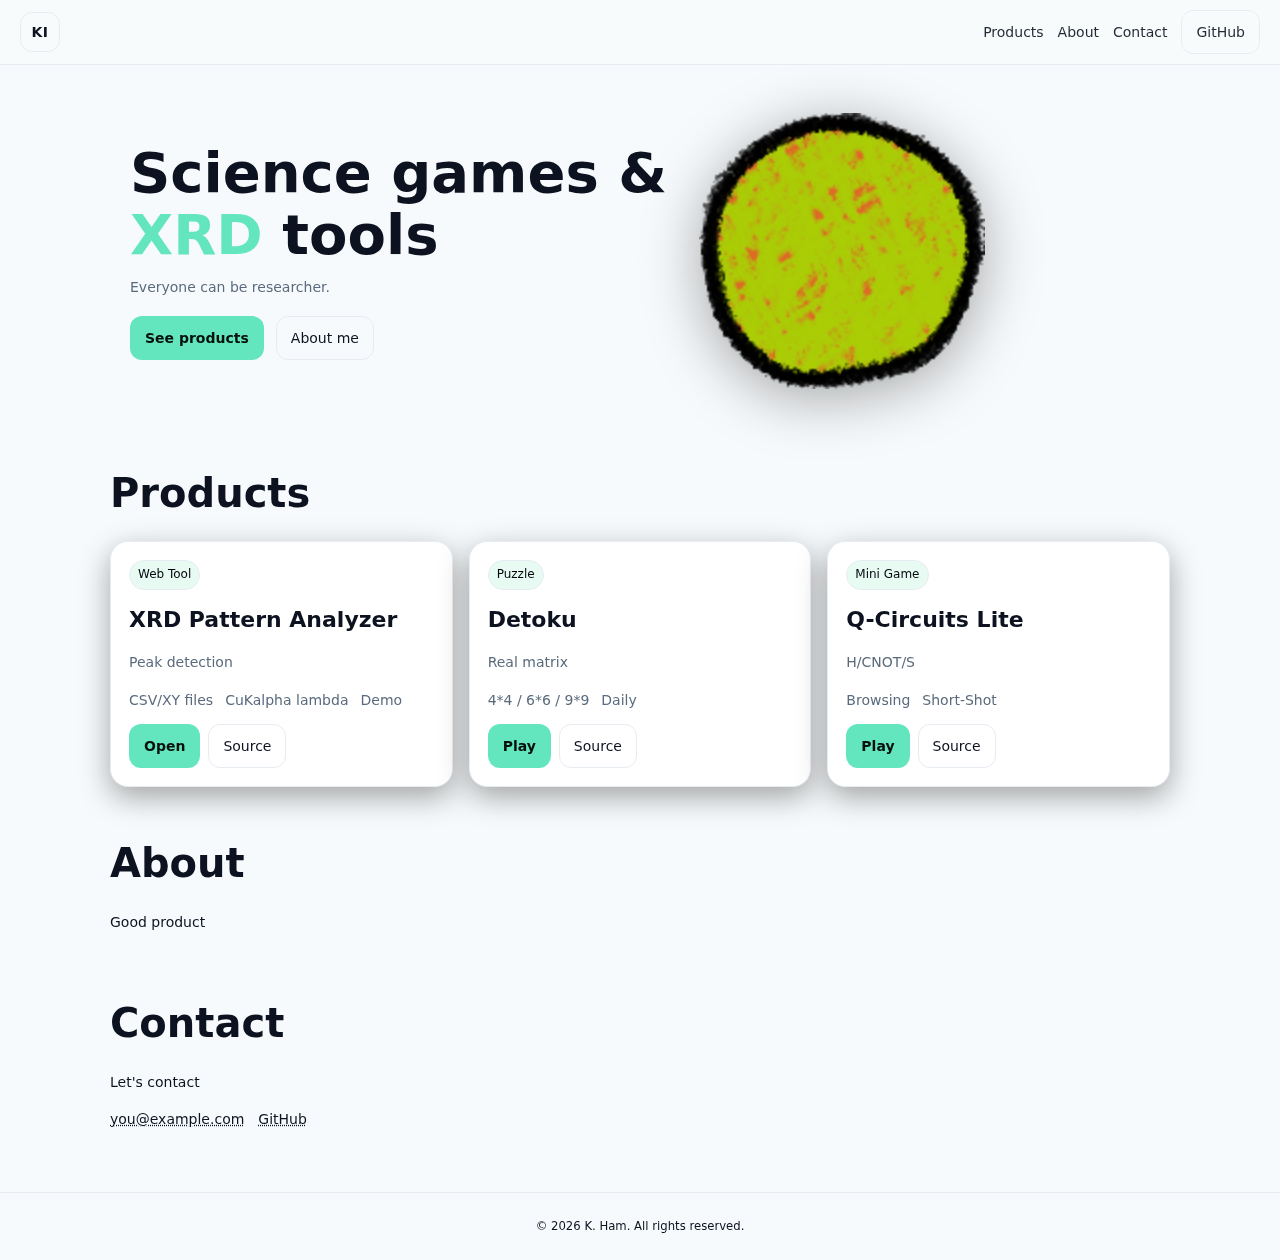
<file: index.html>
<!doctype html>
<html lang="ja">
<head>
  <meta charset="utf-8" />
  <meta name="viewport" content="width=device-width, initial-scale=1" />
  <title>K. Ham — Lab Toys & XRD Tools</title>
  <meta name="description" content="Tool Opener React/Flutter" />

  <!-- OGP / SNS -->
  <meta property="og:title" content="Lab Toys & XRD Tools" />
  <meta property="og:description" content="Scientific games" />
  <meta property="og:type" content="website" />
  <meta property="og:image" content="/assets/og.png" />
  <meta name="twitter:card" content="summary_large_image" />

  <link rel="icon" href="/assets/icon_lime.png" />
  <link rel="preload" href="/assets/icon_red.png" as="image" />
  <link rel="stylesheet" href="styles.css" />
</head>
<body>
  <header class="site-header">
    <a class="brand" href="/">KI</a>
    <nav class="nav">
      <a href="#products">Products</a>
      <a href="#about">About</a>
      <a href="#contact">Contact</a>
      <a class="btn ghost" href="https://github.com/yourname" target="_blank" rel="noreferrer">GitHub</a>
    </nav>
  </header>

  <main>
    <section class="hero">
      <div class="hero-text">
        <h1>Science games & <span class="accent">XRD</span> tools</h1>
        <p>Everyone can be researcher.</p>
        <div class="cta">
          <a class="btn primary" href="#products">See products</a>
          <a class="btn" href="#about">About me</a>
        </div>
      </div>
      <div class="hero-art">
        <img src="/assets/icon_lime.png" alt="Crystal and diffraction" />
      </div>
    </section>

    <section id="products" class="section">
      <h2>Products</h2>
      <div class="grid">
        <!-- 1) XRD解析ツール -->
        <article class="card">
          <div class="card-badge">Web Tool</div>
          <h3>XRD Pattern Analyzer</h3>
          <p>Peak detection</p>
          <ul class="meta">
            <li>CSV/XY files</li><li>CuKalpha lambda</li><li>Demo</li>
          </ul>
          <div class="actions">
            <a class="btn primary" href="/xrd/">Open</a>
            <a class="btn ghost" href="https://github.com/yourname/xrd-tool" target="_blank" rel="noreferrer">Source</a>
          </div>
        </article>

        <!-- 2) 行列×数独（Detoku） -->
        <article class="card">
          <div class="card-badge">Puzzle</div>
          <h3>Detoku</h3>
          <p>Real matrix</p>
          <ul class="meta"><li>4*4 / 6*6 / 9*9</li><li>Daily</li></ul>
          <div class="actions">
            <a class="btn primary" href="/detoku/">Play</a>
            <a class="btn ghost" href="https://github.com/yourname/detoku" target="_blank" rel="noreferrer">Source</a>
          </div>
        </article>

        <!-- 3) Quantum -->
        <article class="card">
          <div class="card-badge">Mini Game</div>
          <h3>Q-Circuits Lite</h3>
          <p>H/CNOT/S</p>
          <ul class="meta"><li>Browsing</li><li>Short-Shot</li></ul>
          <div class="actions">
            <a class="btn primary" href="/q-lite/">Play</a>
            <a class="btn ghost" href="https://github.com/yourname/q-lite" target="_blank" rel="noreferrer">Source</a>
          </div>
        </article>
      </div>
    </section>

    <section id="about" class="section">
      <h2>About</h2>
      <p>Good product</p>
    </section>

    <section id="contact" class="section">
      <h2>Contact</h2>
      <p>Let's contact</p>
      <ul class="links">
        <li><a href="mailto:you@example.com">you@example.com</a></li>
        <li><a href="https://github.com/yourname" target="_blank" rel="noreferrer">GitHub</a></li>
      </ul>
    </section>
  </main>

  <footer class="site-footer">
    <small>© <span id="y"></span> K. Ham. All rights reserved.</small>
  </footer>

  <script>
    document.getElementById('y').textContent = new Date().getFullYear();
  </script>
</body>
</html>
</file>
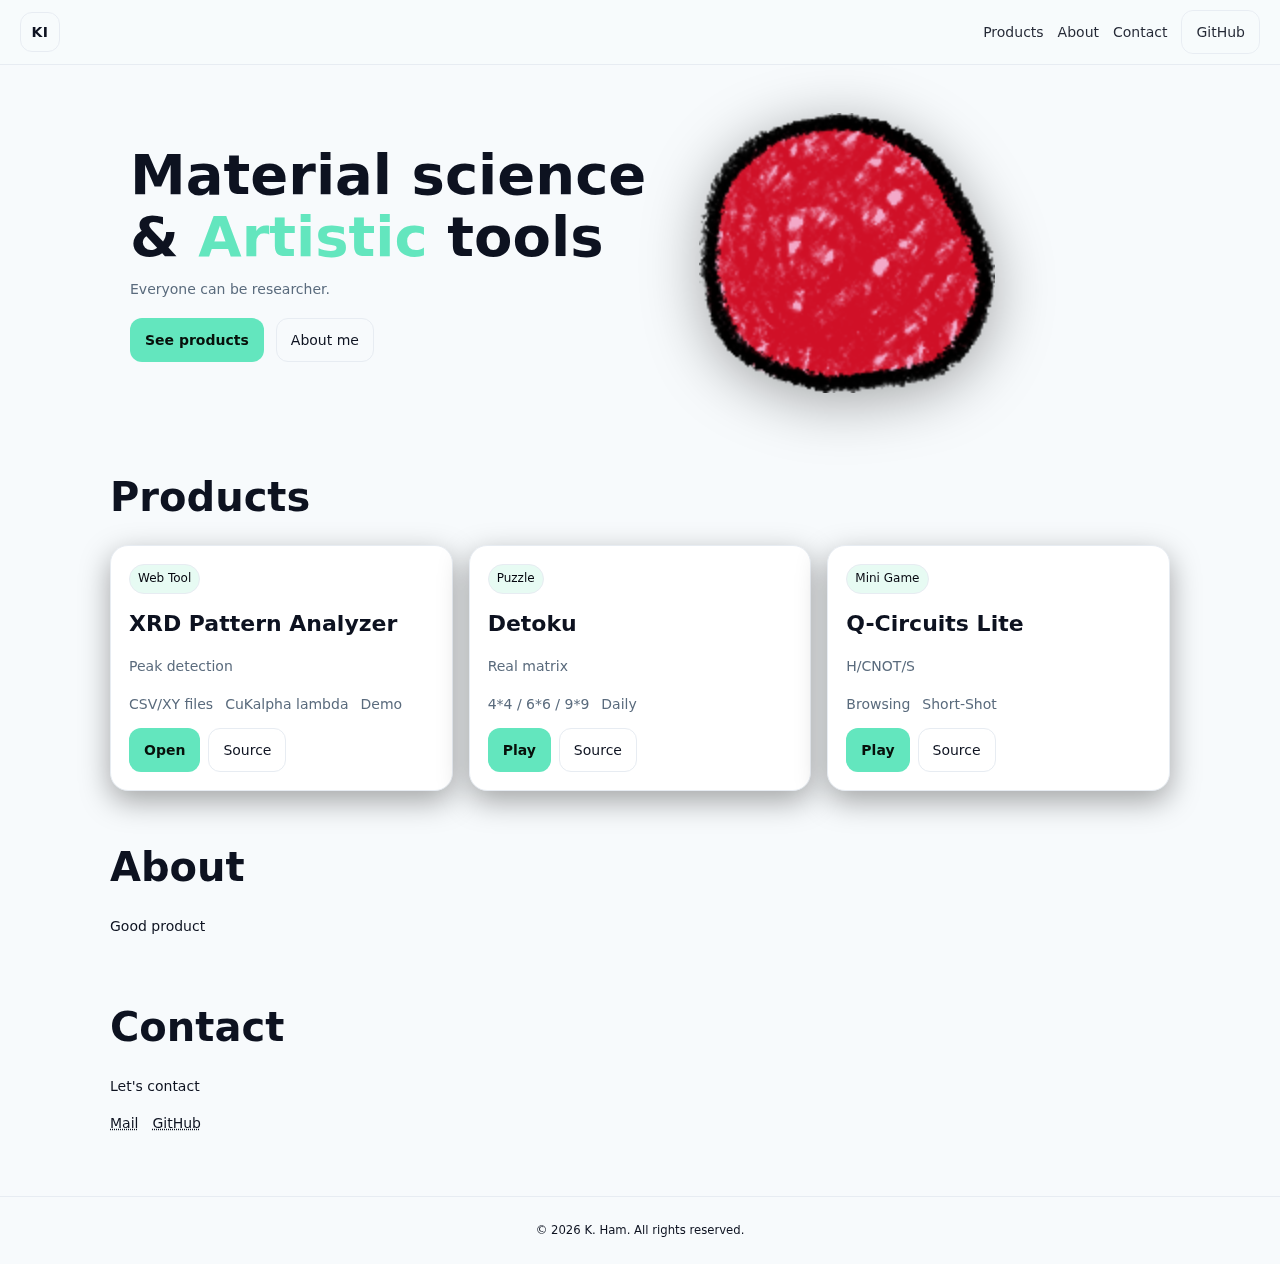
<file: Archives/20251001_020606/index.html>
<!doctype html>
<html lang="ja">
<head>
  <meta charset="utf-8" />
  <meta name="viewport" content="width=device-width, initial-scale=1" />
  <title>K. Ham — Lab Toys & XRD Tools</title>
  <meta name="description" content="Tool Opener React/Flutter" />

  <!-- OGP / SNS -->
  <meta property="og:title" content="Lab Toys & XRD Tools" />
  <meta property="og:description" content="Scientific games" />
  <meta property="og:type" content="website" />
  <meta property="og:image" content="/assets/og.png" />
  <meta name="twitter:card" content="summary_large_image" />

  <link rel="icon" href="/assets/icon_lime.png" />
  <link rel="preload" href="/assets/icon_red.png" as="image" />
  <link rel="stylesheet" href="styles.css" />
</head>
<body>
  <header class="site-header">
    <a class="brand" href="/">KI</a>
    <nav class="nav">
      <a href="#products">Products</a>
      <a href="#about">About</a>
      <a href="#contact">Contact</a>
      <a class="btn ghost" href="https://github.com/hamalfi-jp" target="_blank" rel="noreferrer">GitHub</a>
    </nav>
  </header>

  <main>
    <section class="hero">
      <div class="hero-text">
        <h1>Material science & <span class="accent">Artistic</span> tools</h1>
        <p>Everyone can be researcher.</p>
        <div class="cta">
          <a class="btn primary" href="#products">See products</a>
          <a class="btn" href="#about">About me</a>
        </div>
      </div>
      <div class="hero-art">
        <img src="/assets/icon_red.png" alt="Crystal and diffraction" />
      </div>
    </section>

    <section id="products" class="section">
      <h2>Products</h2>
      <div class="grid">
        <!-- 1) XRD解析ツール -->
        <article class="card">
          <div class="card-badge">Web Tool</div>
          <h3>XRD Pattern Analyzer</h3>
          <p>Peak detection</p>
          <ul class="meta">
            <li>CSV/XY files</li><li>CuKalpha lambda</li><li>Demo</li>
          </ul>
          <div class="actions">
            <a class="btn primary" href="/xrd/">Open</a>
            <a class="btn ghost" href="https://github.com/hamalfi-jp" target="_blank" rel="noreferrer">Source</a>
          </div>
        </article>

        <!-- 2) Matrix Sudoku -->
        <article class="card">
          <div class="card-badge">Puzzle</div>
          <h3>Detoku</h3>
          <p>Real matrix</p>
          <ul class="meta"><li>4*4 / 6*6 / 9*9</li><li>Daily</li></ul>
          <div class="actions">
            <a class="btn primary" href="/detoku/">Play</a>
            <a class="btn ghost" href="https://github.com/hamalfi-jp" target="_blank" rel="noreferrer">Source</a>
          </div>
        </article>

        <!-- 3) Quantum -->
        <article class="card">
          <div class="card-badge">Mini Game</div>
          <h3>Q-Circuits Lite</h3>
          <p>H/CNOT/S</p>
          <ul class="meta"><li>Browsing</li><li>Short-Shot</li></ul>
          <div class="actions">
            <a class="btn primary" href="/q-lite/">Play</a>
            <a class="btn ghost" href="https://github.com/hamalfi-jp" target="_blank" rel="noreferrer">Source</a>
          </div>
        </article>
      </div>
    </section>

    <section id="about" class="section">
      <h2>About</h2>
      <p>Good product</p>
    </section>

    <section id="contact" class="section">
      <h2>Contact</h2>
      <p>Let's contact</p>
      <ul class="links">
        <li><a href="hamalfi.jp@gmail.com">Mail</a></li>
        <li><a href="https://github.com/hamalfi-jp/nothingham.pub" target="_blank" rel="noreferrer">GitHub</a></li>
      </ul>
    </section>
  </main>

  <footer class="site-footer">
    <small>© <span id="y"></span> K. Ham. All rights reserved.</small>
  </footer>

  <script>
    document.getElementById('y').textContent = new Date().getFullYear();
  </script>
</body>
</html>
</file>
<file: styles.css>
:root{
  --bg: #0b0c10;
  --fg: #e9eef3;
  --muted:#a8b3c1;
  --accent:#63e6be;
  --card:#11131a;
  --border:#222533;
  --shadow: 0 10px 30px rgba(0,0,0,.35);
  --radius: 18px;
  --maxw: 1100px;
  --step-0: clamp(14px, .9vw, 16px);
  --step-1: clamp(18px, 2.4vw, 28px);
  --step-2: clamp(24px, 3.5vw, 40px);
  --step-3: clamp(30px, 5vw, 56px);
}

@media (prefers-color-scheme: light){
  :root{ --bg:#f7fafc; --fg:#0d1220; --muted:#5a6b7d; --card:#ffffff; --border:#e7ecf2; }
}

*{ box-sizing:border-box }
html,body{ margin:0; padding:0; background:var(--bg); color:var(--fg); font: 400 var(--step-0)/1.6 ui-sans-serif, system-ui, -apple-system, Segoe UI, Roboto, Helvetica, Arial; }
img{ max-width:100%; height:auto; display:block }
a{ color:inherit; text-decoration:none }
main{ width:min(100%, var(--maxw)); margin:0 auto; padding: 0 20px }

.site-header{
  position:sticky; top:0; z-index:50; backdrop-filter:saturate(140%) blur(8px);
  background: color-mix(in oklab, var(--bg) 85%, transparent);
  border-bottom:1px solid var(--border);
  display:flex; align-items:center; justify-content:space-between;
  padding:10px 20px;
}
.brand{ font-weight:800; letter-spacing:.5px; display:inline-grid; place-items:center; width:40px; height:40px; border:1px solid var(--border); border-radius:12px }
.nav{ display:flex; gap:14px; align-items:center }
.nav a{ opacity:.9 }
.nav a:hover{ opacity:1 }

.btn{ display:inline-block; padding:10px 14px; border-radius:12px; border:1px solid var(--border); background:transparent; transition:.2s transform }
.btn:hover{ transform:translateY(-1px) }
.btn.primary{ background:var(--accent); color:#07110b; border-color:transparent; font-weight:700 }
.btn.ghost{ background:transparent }

.hero{ display:grid; grid-template-columns:1.2fr 1fr; gap:28px; padding:48px 20px 36px; align-items:center }
.hero-text h1{ font-size:var(--step-3); line-height:1.1; margin:0 0 10px }
.hero-text p{ color:var(--muted); margin:0 0 18px }
.accent{ color:var(--accent) }
.cta{ display:flex; gap:12px; flex-wrap:wrap }
.hero-art{ filter: drop-shadow(var(--shadow)); border-radius:16px; overflow:hidden }
@media (max-width:900px){ .hero{ grid-template-columns:1fr } }

.section{ padding:36px 0 8px }
.section h2{ font-size:var(--step-2); margin:0 0 16px }

.grid{
  display:grid;
  grid-template-columns: repeat(3, 1fr);
  gap:16px;
}
@media (max-width:1000px){ .grid{ grid-template-columns: repeat(2,1fr) } }
@media (max-width:640px){ .grid{ grid-template-columns: 1fr } }

.card{
  background:var(--card); border:1px solid var(--border); border-radius:var(--radius);
  padding:18px; box-shadow:var(--shadow); display:flex; flex-direction:column; gap:8px; min-height:220px
}
.card h3{ margin:4px 0 6px; font-size: clamp(18px, 2vw, 22px) }
.card p{ color:var(--muted); margin:0 }
.card .meta{ display:flex; flex-wrap:wrap; gap:6px 12px; padding:0; margin:8px 0 4px; list-style:none; color:var(--muted) }
.card .actions{ margin-top:auto; display:flex; gap:8px; flex-wrap:wrap }
.card-badge{
  align-self:flex-start; font-size:12px; padding:4px 8px; border-radius:999px;
  border:1px solid var(--border); background: color-mix(in oklab, var(--accent) 18%, var(--card));
  color: color-mix(in oklab, #000 30%, var(--fg));
}

.links{ list-style:none; padding:0; display:flex; gap:14px; flex-wrap:wrap }
.links a{ text-decoration:underline dotted }

.site-footer{
  width:100%; border-top:1px solid var(--border); padding:24px 20px; display:flex; justify-content:center; margin-top:40px
}
</file>
<file: Archives/20251001_020606/styles.css>
:root{
  --bg: #0b0c10;
  --fg: #e9eef3;
  --muted:#a8b3c1;
  --accent:#63e6be;
  --card:#11131a;
  --border:#222533;
  --shadow: 0 10px 30px rgba(0,0,0,.35);
  --radius: 18px;
  --maxw: 1100px;
  --step-0: clamp(14px, .9vw, 16px);
  --step-1: clamp(18px, 2.4vw, 28px);
  --step-2: clamp(24px, 3.5vw, 40px);
  --step-3: clamp(30px, 5vw, 56px);
}

@media (prefers-color-scheme: light){
  :root{ --bg:#f7fafc; --fg:#0d1220; --muted:#5a6b7d; --card:#ffffff; --border:#e7ecf2; }
}

*{ box-sizing:border-box }
html,body{ margin:0; padding:0; background:var(--bg); color:var(--fg); font: 400 var(--step-0)/1.6 ui-sans-serif, system-ui, -apple-system, Segoe UI, Roboto, Helvetica, Arial; }
img{ max-width:100%; height:auto; display:block }
a{ color:inherit; text-decoration:none }
main{ width:min(100%, var(--maxw)); margin:0 auto; padding: 0 20px }

.site-header{
  position:sticky; top:0; z-index:50; backdrop-filter:saturate(140%) blur(8px);
  background: color-mix(in oklab, var(--bg) 85%, transparent);
  border-bottom:1px solid var(--border);
  display:flex; align-items:center; justify-content:space-between;
  padding:10px 20px;
}
.brand{ font-weight:800; letter-spacing:.5px; display:inline-grid; place-items:center; width:40px; height:40px; border:1px solid var(--border); border-radius:12px }
.nav{ display:flex; gap:14px; align-items:center }
.nav a{ opacity:.9 }
.nav a:hover{ opacity:1 }

.btn{ display:inline-block; padding:10px 14px; border-radius:12px; border:1px solid var(--border); background:transparent; transition:.2s transform }
.btn:hover{ transform:translateY(-1px) }
.btn.primary{ background:var(--accent); color:#07110b; border-color:transparent; font-weight:700 }
.btn.ghost{ background:transparent }

.hero{ display:grid; grid-template-columns:1.2fr 1fr; gap:28px; padding:48px 20px 36px; align-items:center }
.hero-text h1{ font-size:var(--step-3); line-height:1.1; margin:0 0 10px }
.hero-text p{ color:var(--muted); margin:0 0 18px }
.accent{ color:var(--accent) }
.cta{ display:flex; gap:12px; flex-wrap:wrap }
.hero-art{ filter: drop-shadow(var(--shadow)); border-radius:16px; overflow:hidden }
@media (max-width:900px){ .hero{ grid-template-columns:1fr } }

.section{ padding:36px 0 8px }
.section h2{ font-size:var(--step-2); margin:0 0 16px }

.grid{
  display:grid;
  grid-template-columns: repeat(3, 1fr);
  gap:16px;
}
@media (max-width:1000px){ .grid{ grid-template-columns: repeat(2,1fr) } }
@media (max-width:640px){ .grid{ grid-template-columns: 1fr } }

.card{
  background:var(--card); border:1px solid var(--border); border-radius:var(--radius);
  padding:18px; box-shadow:var(--shadow); display:flex; flex-direction:column; gap:8px; min-height:220px
}
.card h3{ margin:4px 0 6px; font-size: clamp(18px, 2vw, 22px) }
.card p{ color:var(--muted); margin:0 }
.card .meta{ display:flex; flex-wrap:wrap; gap:6px 12px; padding:0; margin:8px 0 4px; list-style:none; color:var(--muted) }
.card .actions{ margin-top:auto; display:flex; gap:8px; flex-wrap:wrap }
.card-badge{
  align-self:flex-start; font-size:12px; padding:4px 8px; border-radius:999px;
  border:1px solid var(--border); background: color-mix(in oklab, var(--accent) 18%, var(--card));
  color: color-mix(in oklab, #000 30%, var(--fg));
}

.links{ list-style:none; padding:0; display:flex; gap:14px; flex-wrap:wrap }
.links a{ text-decoration:underline dotted }

.site-footer{
  width:100%; border-top:1px solid var(--border); padding:24px 20px; display:flex; justify-content:center; margin-top:40px
}
</file>
